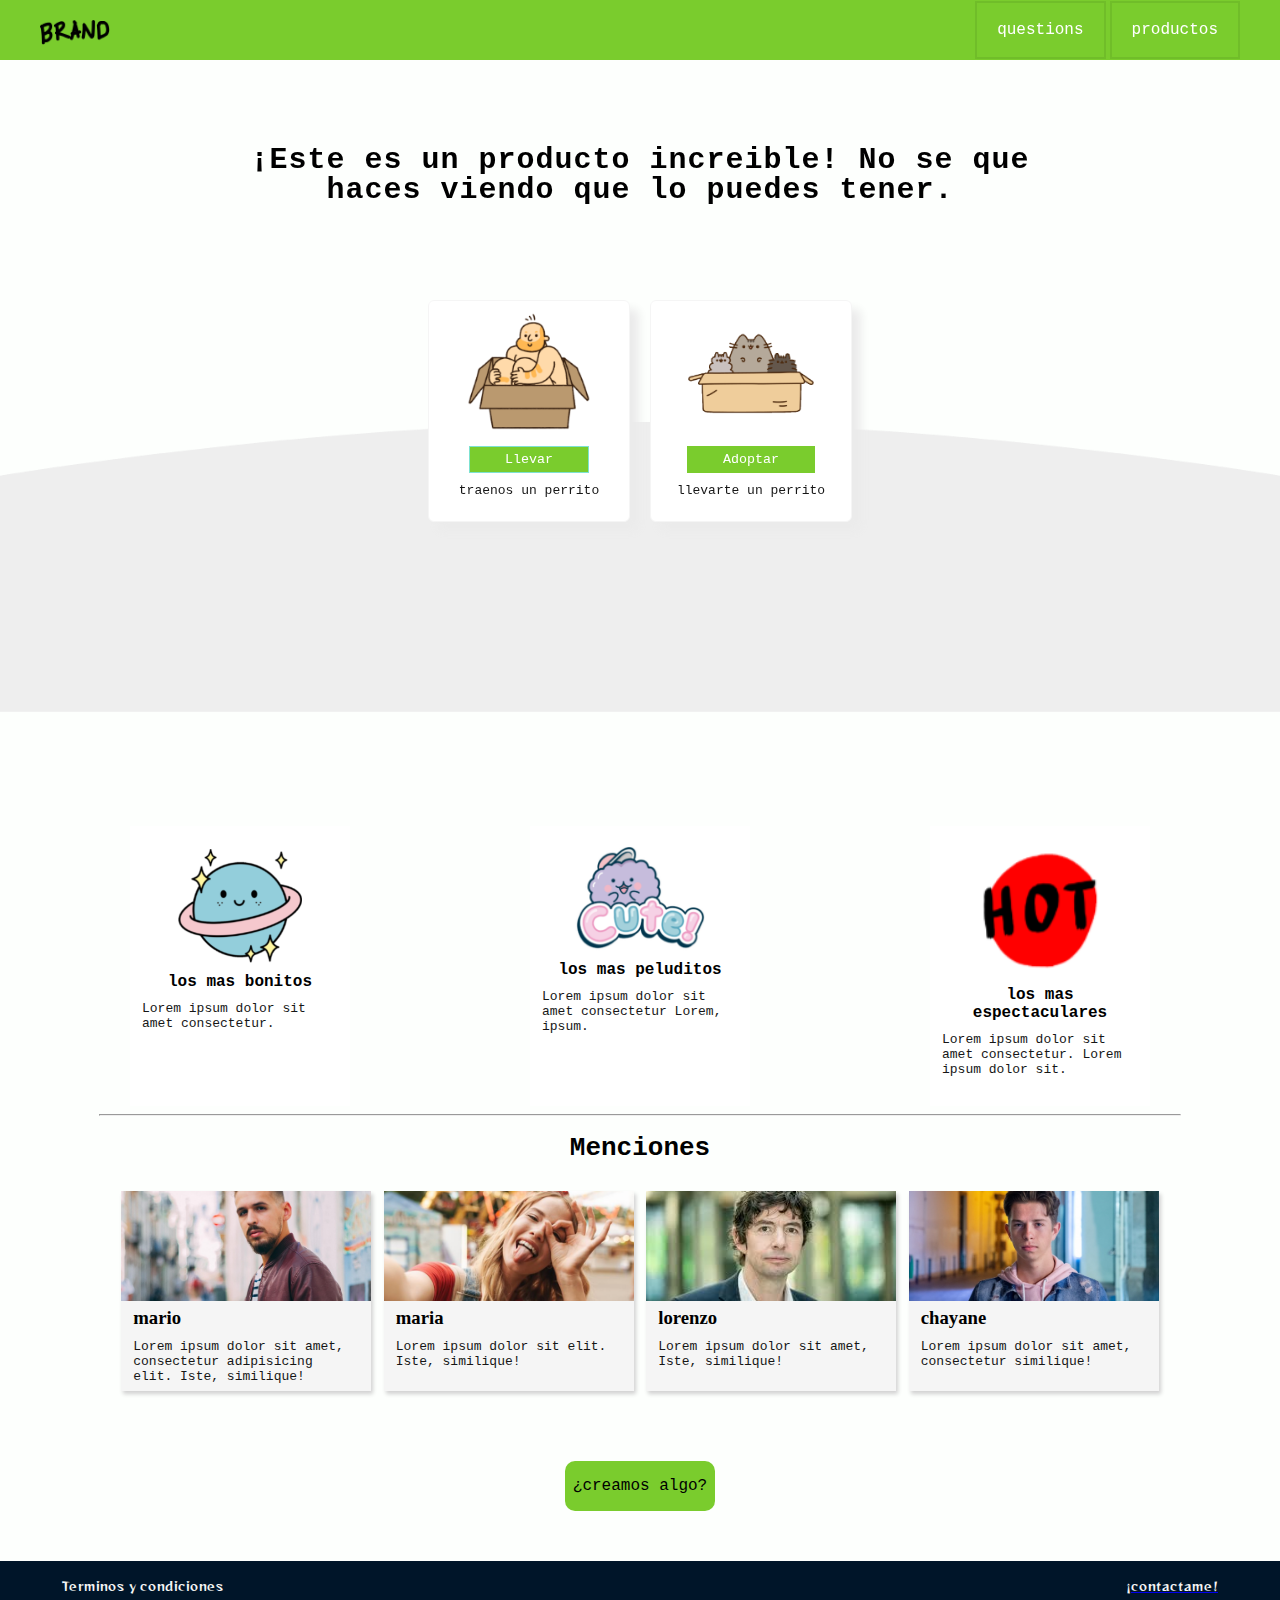
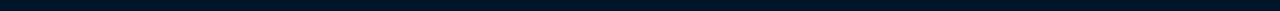
<file: index.html>
<!DOCTYPE html>
<html lang="en">
<head>
    <meta charset="UTF-8">
    <meta http-equiv="X-UA-Compatible" content="IE=edge">
    <meta name="viewport" content="width=device-width, initial-scale=1.0">
    <link rel="stylesheet" href="index.css">
    <link rel="stylesheet" href="responsive.css">
    <link rel="stylesheet" href="animation.css">
    <title>pagina principal</title>
</head>
<body>

    <header class=" header fadeInDown">
        <div class="porton">
            <section class="header-container ">
<div>
    <img class="logoo rote"src="logo.png">
</div>
<div>
    <a href="">questions</a>

    <a href="bootstrap.html">productos</a>
</div>
</section>
</div>
</header>

    <main>
        <div class="section-principal">
            <div class="porton">
<section class="frase fadeIn" >
<h2>¡Este es un producto increible! No se que haces viendo que lo puedes tener. </h2>
</section>
<section class="producto">

      
    <div class="producto1 fadeInUp rote2">
        <section>
            <img src="box1.png" alt="">
            <a href="venta.html">
            <input type="button" value="llevar">
        </a>
            <p>traenos un perrito</p>
        </section>
        </div>
    <div class="producto2 fadeInUp rote2">
        <section>
            <img src="box2.png" alt="">
            <a href="venta.html">
                <input type="button" value="adoptar">
            </a>
            <p>llevarte un perrito</p>
        </section>
        </div>
        
    </section>
    
</div>
</div>
<div class="sombrita"> <img src="curve.png" alt=""></div>
<div class="porton">
 <section class="section-container">
     <div class="section-container-characters">
         <a href="bootstrap.html">
             <img src="item1.png" alt="">
         </a>
         <article class="section-article">
             <h4>los mas bonitos</h4>
            <p>Lorem ipsum dolor sit amet consectetur.</p>
         </article>
     </div>
     <div class="section-container-characters">
        <a href="bootstrap.html">
            <img src="item2.png" alt="">
        </a>
         <article class="section-article">
             <h4>los mas peluditos</h4>
            <p>Lorem ipsum dolor sit amet consectetur Lorem, ipsum.</p>
         </article>
     </div>

     <div class="section-container-characters">
        <a href="bootstrap.html">
            <img src="item3.png" alt="">
        </a>
        <article class="section-article">
            <h4>los mas espectaculares</h4>
           <p>Lorem ipsum dolor sit amet consectetur. Lorem ipsum dolor sit.</p>
        </article>
    </div>
    
</section>
<hr>
</div>
<div class="porton">
<div class="title2">
    <h1>Menciones</h1>

</div>
</div>

<div class="porton">
<section class="section-container-cuadros">
    
    <div class="cuadro">
        <img src="persona1.png" alt="">
        <article class="section-article">
        <h3>mario</h3>
        <p>Lorem ipsum dolor sit amet, consectetur adipisicing elit. Iste, similique!</p>
        </article>
    </div>

    <div class="cuadro">
        <img src="persona2.png" alt="">
        <article class="section-article">
        <h3>maria</h3>
        <p>Lorem ipsum dolor sit  elit. Iste, similique!</p>
        </article>
    </div>

    <div class="cuadro">
        <img src="persona3.png" alt="">
        <article class="section-article">
        <h3>lorenzo</h3>
        <p>Lorem ipsum dolor sit amet, Iste, similique!</p>
        </article>
    </div>

    <div class="cuadro">
        <img src="persona4.png" alt="">
        <article class="section-article">
        <h3>chayane</h3>
        <p>Lorem ipsum dolor sit amet, consectetur similique!</p>
        </article>
    </div>
</section>
</div>
<div class="boton-contacto" id="div-email">
    <input type="button"  id="email" value="¿creamos algo?"/>
</div>
<section class="section-form">
    <div class="form-container  fadeInDown " id ="form-contain">
        
        <form class="form"action="file:///C:/Users/user/Desktop/code/visualEstudioCode/blog/index.html">
           
            <i class="cerrar" id ="cerradura"> <img src="cerrar-sesion.svg" alt="cierre"></i>
        
            <i class="user" ><img src="usuario.svg" alt="user"></i>

            <label class="label"for="correo"></label>
            <input  class="input-unit"type="email" id ="correo" name="correo" placeholder="correo">
            
            <label class="label" for="password"></label>
            <input type="password" class="input-unit" id =" password" name="password" placeholder="contraseña">
            <input  class="enviar"type="submit"value="enviar">
        </form>

        <div class="forget-password">
            <a href="">¿olvidaste tu contraseña?</a>
        </div>
        
    </div>
    
</section>
</main>
<footer>
    <div class="porton">
        <section class="section-content">
            <p>Terminos y condiciones</p>
            <a href="mailto:marlongyes@gmail.com">
                <p>¡contactame!</p>
            </a>
        </section>
    </div>
</footer>
<script src="index.js"></script>
</body>
</html>
</file>
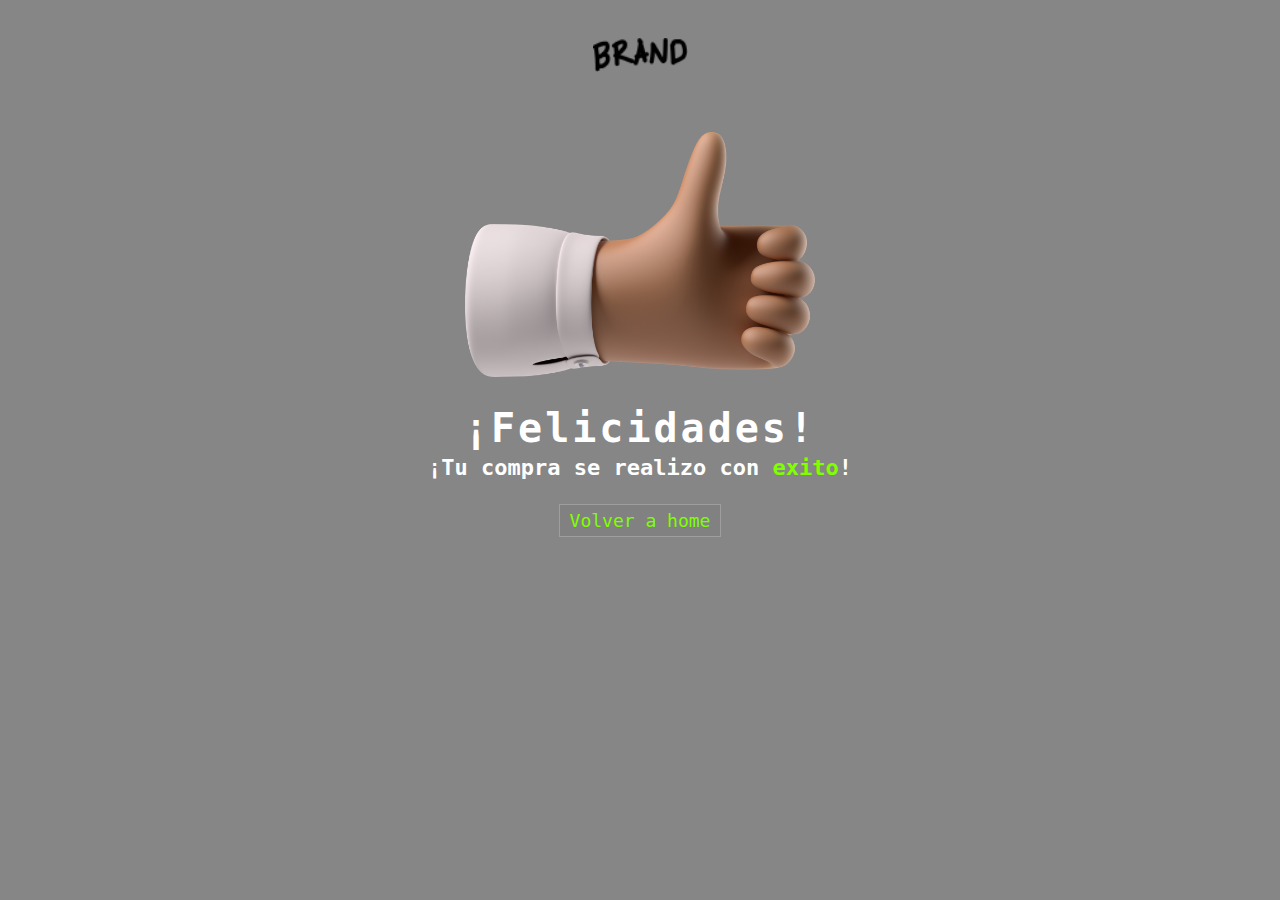
<file: exito.html>
<!DOCTYPE html>
<html lang="en">
<head>
    <meta charset="UTF-8">
    <meta http-equiv="X-UA-Compatible" content="IE=edge">
    <meta name="viewport" content="width=device-width, initial-scale=1.0">
    <link rel="stylesheet" href="custom-reaction.css">
    <title> Exito</title>
</head>
<body>
    <main>
        <div class="container">
            <img class="logo"src="logo.png" alt="">
            <div class="images-exito">
                <img src="felicidades.png" alt="bien hecho">
            </div>
            <div class="text-exito">
                <h2>¡Felicidades!</h2>
                <h3>¡Tu compra se realizo con <span>exito</span>!  </h3>
                <a href="index.html">Volver a home</a>

            </div>

        </div>
    </main>
    
</body>
</html>
</file>
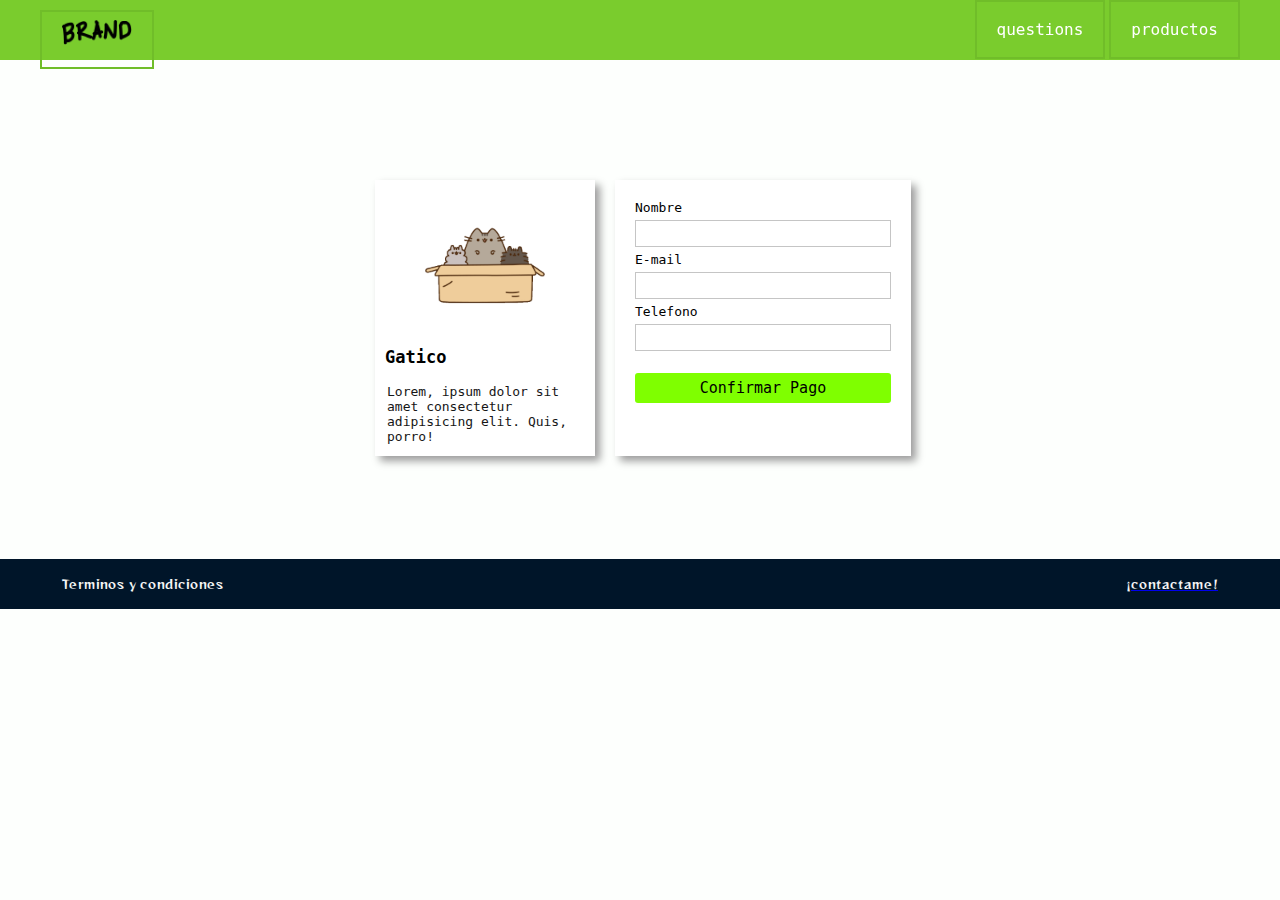
<file: venta.html>
<!DOCTYPE html>
<html lang="en">
<head>
    <meta charset="UTF-8">
    <meta http-equiv="X-UA-Compatible" content="IE=edge">
    <meta name="viewport" content="width=device-width, initial-scale=1.0">

    <link rel="stylesheet" href="index.css">
    <link rel="stylesheet" href="responsive.css">
    <link rel="stylesheet" href="animation.css">
    <link rel="stylesheet" href="venta.css">
    <title>pagina principal</title>
</head>
<body>
    <header class=" header fadeInDown">
        <div class="container-dif">
        <div class="porton">
            <section class="header-container ">
                <div><a href="index.html">
                    <img class="logoo rote"src="logo.png">
                </a>
</div>
<div>
    <a href="">questions</a>

    <a href="bootstrap.html">productos</a>
</div>
</section>
</div>
</div>
</header>
<main>
    <section class="section-container-formulario">
        <div class="section-formulario">
            <div class="formulario-target">
                <figure>
                <img src="box2.png" alt="">
                </figure>
                <h3>Gatico</h3>
                <p>Lorem, ipsum dolor sit amet consectetur adipisicing elit. Quis, porro!</p>
            </div>
            <div class="formulario-inputs">
                
        <form action="https://www.paypal.com/cgi-bin/webscr?cmd=_s-xclick&hosted_button_id=S7JQRMA64JUBY" class="formulario-form" method="POST">
            <div class="div-inputs" >
            <label for="nombre">Nombre</label>
            <input type="text" name="first_name" class="name">

            <label for="mail">E-mail</label>
            <input type="email" id="mail" name="email">

            <label for="telefono">Telefono</label>
            <input type="text" id="telefono" name="phone">
        </div>
            <input type="submit" value="Confirmar Pago" class="pago">

        </form>
            </div>
        </div>
    </section>
</main>
    

<footer>
    <div class="container-dif">
    <div class="porton">
        <section class="section-content">
            <p>Terminos y condiciones</p>
            <a href="mailto:marlongyes@gmail.com">
            <p>¡contactame!</p>
        </a>
        </section>
    </div>
</div>
</footer>
<script src="index.js"></script>
</body>
</html>
</file>
<file: index.css>
@import url('https://fonts.googleapis.com/css2?family=Reggae+One&display=swap');
body{
   margin: 0;
/* position: relative; */
/* bottom: 0; */
/* height:auto; */
background-color: #fdfffd;
}
html{
/* position:relative; */
/* bottom: 0;
top:0;
left:0;
right:0;  */
}
/* vars */
:root{
    --agua-clara:#7de2d1;
    --blanco:#f5f5f5;
    --agua-oscura:#7acc2d;
    --negro:#161616;
    --balnco-oscuro:#ebebeb;
    --verde-oscurito:#569c14;
    /* space */
    --space:10px;
    /* space */
    /* border */
    --normal:1px;
    /* fintente */
    --fuente: 'Reggae One', cursive;
    /* border */
    /* box shadow */
    --box:9px 9px 10px ;
    
}
/* vars */

header{
    background-color:var(--agua-oscura);
    height:50px;
    padding: 5px 30px;
  text-align: center;

}
.logoo{
    width:70px;
}
header div img{
 width:45px;
}


.producto{
    display: flex;
    text-align: center;
    justify-content:center;
    position: relative;
    z-index:10;
   
}
header div a{
    border:2px solid #70bd29;
    outline: none;
}

.producto1{
    text-align:end;
    margin:var(--space);
    width:180px;
    height:200px;
    background-color: #ffffff;
    border:var(--normal) solid var(--blanco);

    padding:var(--space);
    border-radius: 6px;
    box-shadow: var(--box)var(--balnco-oscuro);
   /* grid-column:2; */
}
.producto2{
    flex-direction: column;
    text-align: start;
    margin:var(--space);
    width:180px;
    height:200px;
    background-color: #ffffff;
    border:var(--normal) solid var(--blanco);
    padding:var(--space);
    border-radius: 6px;
    box-shadow:var(--box) var(--balnco-oscuro);
    /* grid-column: 3; */
}


.producto2 img{
width:70%;

}
.producto1 img{
    width:70%;
    
    }
    .producto1 section{
        text-align: center;
    }
.producto2 section{
    text-align: center;
}
.producto2 section input{
    margin-top: 5px;
    padding:5px 35px;
    text-transform: capitalize;
    border:none;
    border:var(--normal) solid var(--agua-oscura);
    
    background-color: var(--agua-oscura);
    color:white;
    font-family: monospace;

    outline: none;
    /* border-radius: 3px; */

}
.producto1 section input:hover{
    border:2px solid var(--verde-oscurito);
    color:black;
}
.producto2 section input:hover{
    border:2px solid var(--verde-oscurito);
    color:black;

}
section  p{
    margin-top:10px;
    font-family: monospace;
    color:var(--negro);
}

.producto1 section input{
    text-align: center;
    margin-top: 5px;
    padding:5px 35px;
    text-transform: capitalize;
    border:none;
    border:var(--normal) solid var(--agua-clara);
    background-color: var(--agua-oscura);
    outline: none;
    /* border-radius: 3px; */
    font-family: monospace;
    color:white;
   
}
.frase{
    width:70%;
    height:230px;
   display: flex;
   text-align: center;
   margin: 0 auto;
   justify-content: center;
   align-items: center;

}
.frase h2{
    font-family: monospace;
    letter-spacing: 1px;
    line-height: 30px;
    color:#000000;
    font-size: 30px;
}
.sombra{
    width:100%;
    height:250px;
    background-color: var(--agua-oscura);
    /* position: absolute;
   top:370px; */
   /* border-radius: 50%; */
   /* border-bottom-left-radius:0% ;
   border-bottom-right-radius:0% ; */
   /* background-position: center top; */
   /* background-size: cover; */
   /* border:1px solid #80866a; */
}
 header a{
    font-family: monospace;
    font-size: 16px;
    text-decoration: none;
    /* border:var(--normal) dashed var(--agua-oscura); */
    padding: 18px 20px;
    color:#ffffff;
}
header a:hover{
    transition:.5px;
    /* border:2px solid #569c14; */
    color:black;
   
}
.section-container-cuadros{
    display: grid;
    grid-template-columns: 1fr 1fr 1fr 1fr;
    justify-items: center;
    height:auto;
    padding:10px;
    padding-bottom: 50px;
    /* width:1000px; */
    
    max-width:1050px;
    margin:0 auto;
}
.cuadro{
    width:250px;
    height:200px;
    background-color:#f5f5f5;
    box-shadow:2px 3px 4px  #d1d1d1;
    margin-bottom: 20px;
}

.sombrita{
 position: relative;
 top:-110px;

}
.sombrita img{
    width:100%;
    height:290px;
}
.cuadro img{
    width:250px;
    height:110px;
    object-fit: cover;
    flex-shrink: 1;   
}
.cuadro h3 ,p{
    margin:2px;
}
.section-article{
    padding:10px;
    padding-top: 0px;
}
.section-container-characters{
    width:220px;
    height:260px;
    background-color: #ffffff;
    text-align: center;
    padding-top: 20px;
    transition: transform 1s ease-out;
}

.section-container-characters h4{
    margin: 6px 0px;
    font-family: monospace;
    font-size: 16px;
    font-weight: 900;

}
.section-container-characters p{
    text-align: left;
}
.section-container-characters img{
    width:130px;
    transition: blue 1s ease-in-out;
}
.section-container-characters img:hover{
    transition: .5s;
    transform: scale(1.5);
}
.section-container{
    display: grid;
    grid-template-columns: 1fr 1fr 1fr;
    margin: auto;
    justify-items: center;
}
hr{
    width: 90%;
}
.title2{
    font-family: monospace;
    text-align: center;
}
footer{
    width:100%;
    height:50px;
     
    background-color: #001529;
}
.section-content{
    display: flex;
    justify-content: space-between;
    padding:6px 20px;
}
.section-content p{
    color:var(--blanco);
    font-family: var(--fuente);
    font-size: 12px;
}
.porton{
    max-width: 1200px;
    margin:0 auto ;
}
.header-container{
    display: flex;
    justify-content: space-between;
  position: relative;
  top:15px; 
}
.form-container{
    width: 310px;
    height: 360px;
    padding:10px;
    display: none;
    position:fixed;
    top:23%;
    bottom: ;
    right:38%;
    z-index: 20;
    flex-direction: column;
    text-align: center;
    margin: 0 auto;
    background-color: #f1f1f1f6;
    border-radius: 10px;
    box-shadow: 0px 10px 10px #999999;
}


.cerrar{
    margin:10px 0px 0px 245px;
    width:24px;
    height: 20px;
}
.cerrar:hover{
    width:26px;
}
.form{
    text-align: center;
    width:80%;
    display: flex;
    margin:  auto;
    flex-direction: column;
}
.label{
    margin: 5px;
}
.input-unit{
    margin:auto;
    width:200px;
    height:30px;
    border-radius: 5px;
    border:none;
    text-align: center;
    border:1px solid #d8d8d8;
}

.enviar{
    margin: auto;
    margin-top: 20px;
    background-color: var(--agua-oscura);
    border:none;
    border-radius: 50px;
    padding:10px;
    width:130px;
    outline: none;
    transition: transform .1s ease-out;
}
.enviar:hover{
    transform:scale(1.05);
}
.user{
    width:110px;
    padding:0px;
    height:110px;
    border-radius: 100%;
    display: inline-block;
    border:0px solid  var(--agua-oscura);
    margin: 10px auto;
    background-color: var(--agua-oscura);
}
.user:hover{
    transition: background-color 0.1s ease-in .0s;
    background-color:#fff ;
}
.forget-password{
    margin-top: 20px;
    background-color: var(--agua-oscura);
    border-top:2px solid #9b9b9b;
    height:50px;
    width:100%;
    border-bottom-left-radius: 10px;
    border-bottom-right-radius: 10px;
    display: flex;
    align-items: center;
    justify-content: center;
}
.forget-password a{
    text-decoration: none;
    color:rgb(0, 0, 0);
    font-family: monospace;
    font-weight: 500;
    font-size: 15px;
}
.forget-password a:hover{
    transition: font-weight .1s ease-in-out;
    transition: font-size .1s ease-in-out;
        font-weight: 800;
        font-size: 1.17em;
}
.boton-contacto{
    width:100%;
    height:100px;
    text-align: center;
}
.boton-contacto input{
    width:150px;
    height:50px;
    border:none;
    border-radius: 10px;
    background-color: var(--agua-oscura);
    font-family: monospace;
    font-size: 16px;
    outline:none;
}
.boton-contacto input:hover{
    transition:transform .3s ease;
    transform: scale(1.2);
}
.change-display{
    display:flex;
}
.exit-display{
    display:none;
}
/* 
.form-container-exit{
    transition: transform 1s ease;
    


} */
</file>
<file: responsive.css>
@media(max-width:1050px){
    .section-container-cuadros{
        grid-template-columns: 1fr 1fr;
        grid-template-rows: auto;
    } 
    .section-container-characters{
        grid-template-columns: 1fr;
        grid-template-rows: auto;
    }
  
}
@media(max-width:730px){
    .section-container{
        grid-template-columns: 1fr;
        grid-template-rows: auto;
    }
}

@media(max-width:560px){
    .section-container-cuadros{
        grid-template-columns: 1fr;
        grid-template-rows: auto;
    } 
    .form-container{
        top:23%;
    bottom: ;
    right:11%;
    }
}
@media(max-width:500px){
    .producto{
        flex-direction: column;
        align-items: center;
    } 
    .sombrita{
        position: relative;
        top:-190px;
        /* height:100px; */
       
       }
}
@media(max-width:400px){
    
}
</file>
<file: animation.css>
.fadeIn{
    animation-duration:.5s;
    animation-fill-mode:both;
    animation-name: fadeIn;
    will-change: transform;
}
@keyframes fadeIn{
    from{
        opacity: 0;
    }
    to{
        opacity: 1;
}
}
.fadeInDown{
    animation-duration:.5s;
    animation-fill-mode:both;
    animation-name: fadeInDown;
    will-change: transform;
}

@keyframes fadeInDown{
    from{
        transform: translate3d(0, -100%,0);
    }
    to{
        transform: translate3d(0, 0%,0);
    }
}
.fadeInUp{
    animation-duration:.5s;
    animation-fill-mode:both;
    animation-name: fadeInUp;
    will-change: transform;
}

@keyframes fadeInUp{
    from{
        -webkit-transform: translate3d(0,0%,0);
    }
    to{
        -webkit-transform: translate3d(0, 100%,0);
        

    }

}
.rote:hover{
    animation-duration: .4s;
    animation-fill-mode: both;
    animation-name: rote;
    /* transition: transform .4s ease-in-out; */
}
@keyframes rote{
    from{
        -webkit-transform: rotate(0deg);
    }
    to{
        -webkit-transform: rotate(360deg);

    }
}
.rote2{
    animation-duration: 1s;
    animation-fill-mode: both;
    animation-name: rote2;
    transition: transform .4s ease-in-out;
}
@keyframes rote2{
    from{
        -webkit-transform: rotate(360deg);
    }
    to{
        -webkit-transform: rotate(0deg);

    }
}
</file>
<file: custom-reaction.css>
.container{
    width:auto;
    height:auto;
    background-color: #27272700;
    display: flex;
    flex-direction: column;
    justify-content: center;
    align-items: center;
    text-align: center;
}
body{
    background-color: #838383f8;
    /* position: fixed;
    bottom: 0px;
    top: 0px;
    left: 0px;
    right: 0px;  */
}

.images-exito img{
     max-width:350px;
}
.images-exito{
    margin-bottom: 20px;
}
.text-exito h2{
    font-family: monospace;
    font-size: 40px;
    color:white;
    margin:4px;
    letter-spacing: 3px;
}
.text-exito h3{
    font-family: monospace;
    font-size: 22px;
    color:white;
    margin:4px;
    margin-bottom: 30px;

}

a{
    font-size: 18px;
    text-decoration: none;
    color:chartreuse;
    font-family: monospace;
    margin:4px;
    padding:5px 10px;
    border:1px solid #9e9e9e;
    background-color: #818181;
    

}
a:hover{
    color:white;
    border:none;
    border:1px solid chartreuse;
    
}
span{
    color:chartreuse;
}
.logo{
    width:95px;
    margin-top: 30px;
    margin-bottom: 60px;
}
</file>
<file: venta.css>
.section-container-formulario{
    display: flex;
    justify-content: center;
    align-items: center;
    height:39vw;
    /* text-align: center; */
}
.section-formulario{
    display:grid;
    grid-template-columns: 1fr 2fr;
    width:550px;
    height: 200px;
    padding:20px;
    margin-bottom: 80px;
    /* background-color: rgba(245, 245, 220, 0.616); */
}
.formulario-target{
    width:200px;
    height:auto;
    /* background-color: blue; */
    /* border: 1px solid blue; */
    padding:10px;
    margin:10px;
    background-color: #ffffff;
    box-shadow:5px 5px 8px #9c9c9c;
}
.formulario-target h3{
    font-family: monospace;
    font-size: 17px;
}
.formulario-target p{
    font-family: monospace;
    
}
.formulario-target img{
    width:100%;
    margin: auto;
}
.formulario-inputs{
    /* border:1px solid red; */
    margin:10px;
    background-color: #ffffff;
    font-family: monospace;
    box-shadow:5px 5px 8px #9c9c9c;

    /* width:400px; */
}
.formulario-form{
    display: flex;
    flex-direction: column;
    text-align: left;
    padding:20px;
}
.formulario-form  .div-inputs input{
    width:250px;
    height:23px;    
    margin: 5px 0px ;
    outline: none;
    border:none;
    border:1px solid #c5c5c5;
}
.formulario-form .div-inputs label{
    /* margin: 5px 0px; */
}
.pago{
        /* width: 260px; */
        border: none;
        height:30px;
    background-color: chartreuse;
    font-family: monospace;
    font-size: 15px;
    text-align: center;
    margin-top: 17px;
    outline: none;
    border-radius: 3px;
}
.pago:hover{
    transition: transform .1s ease;
    transform: scale(1.05);
    height:32px;
}
</file>
